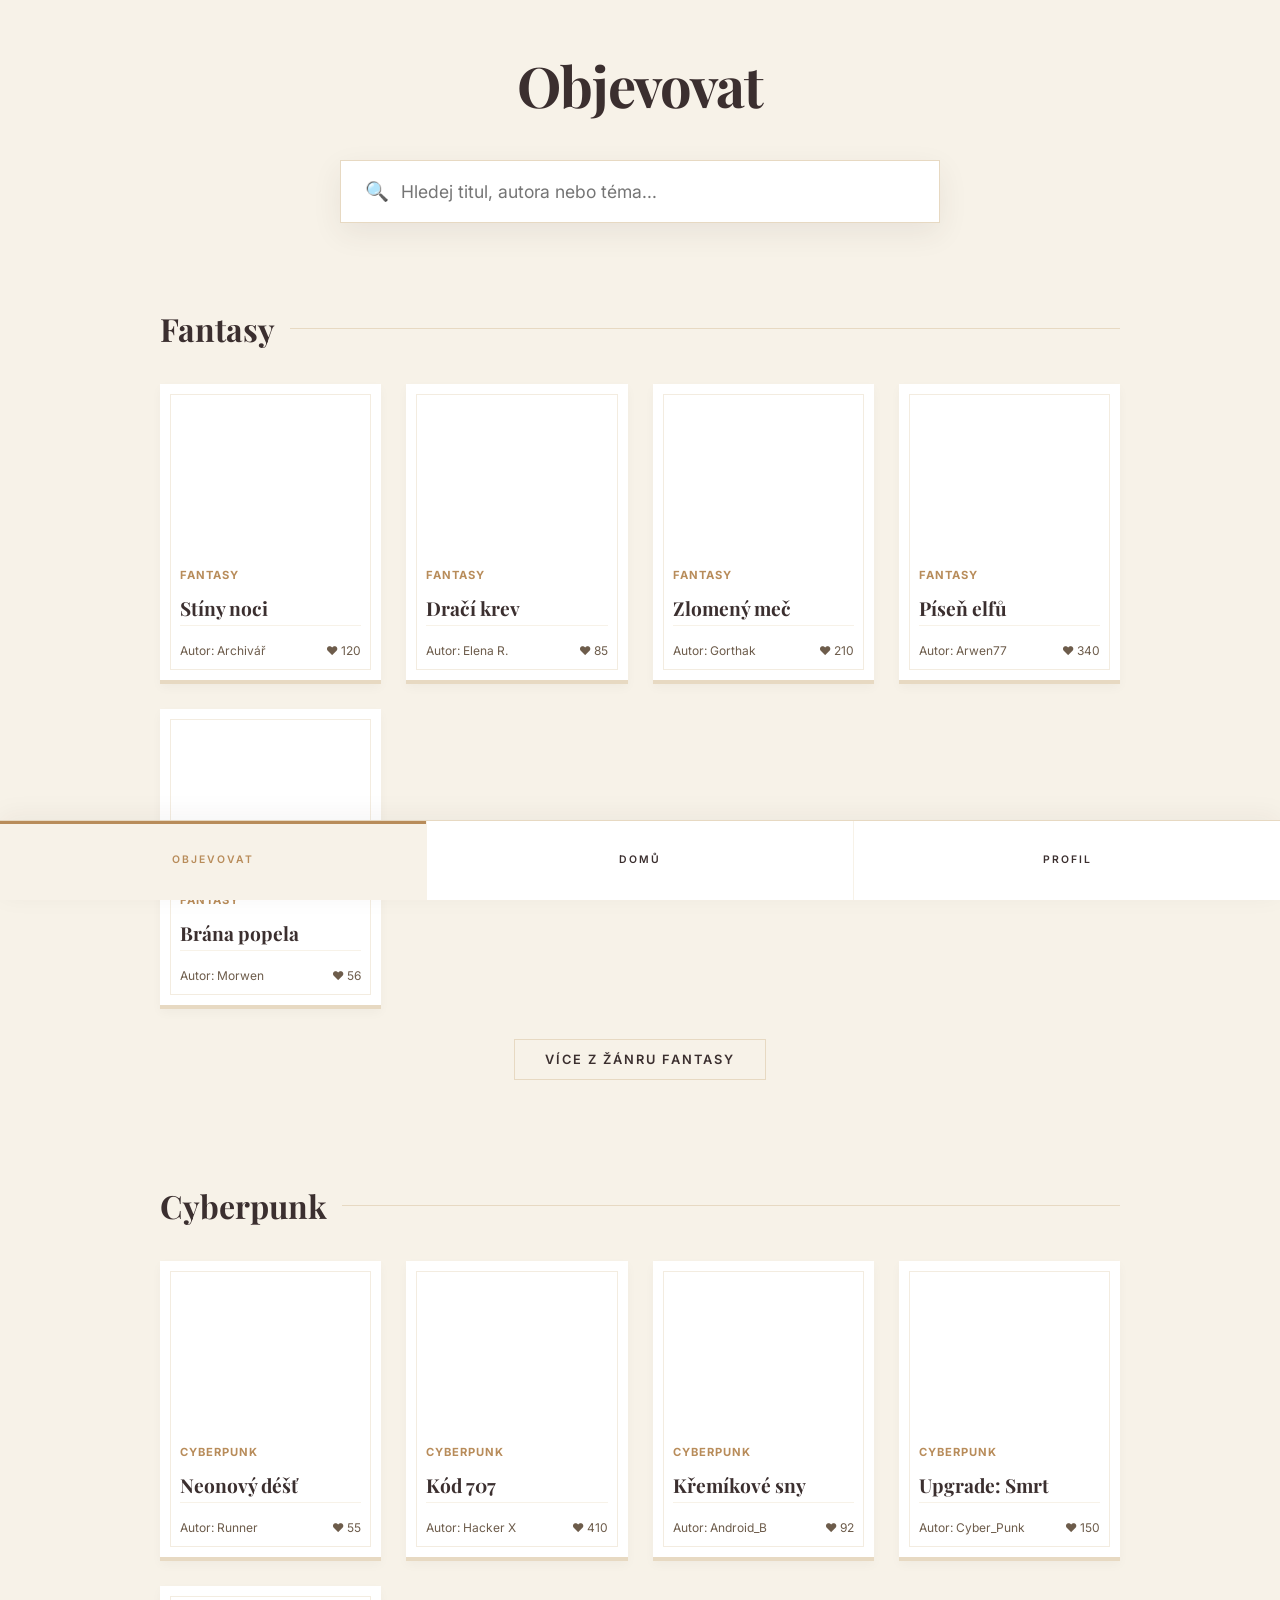
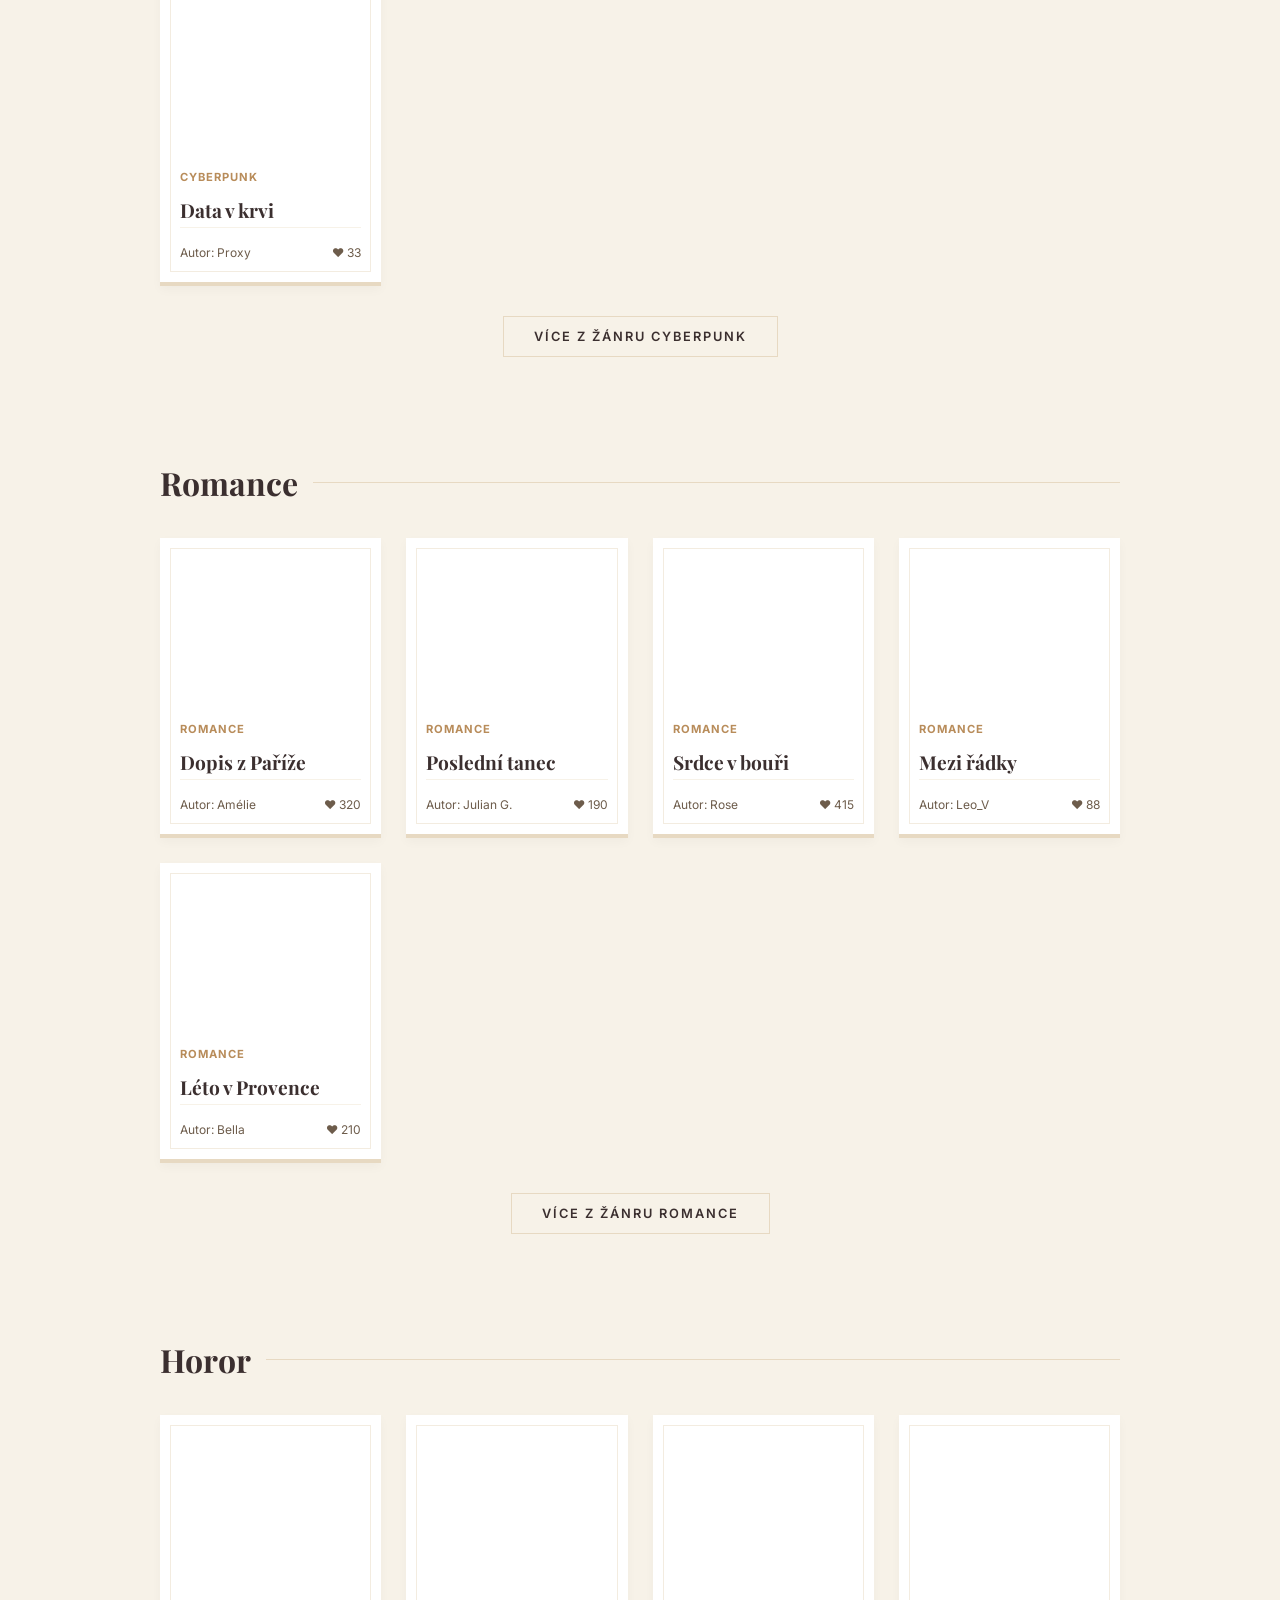
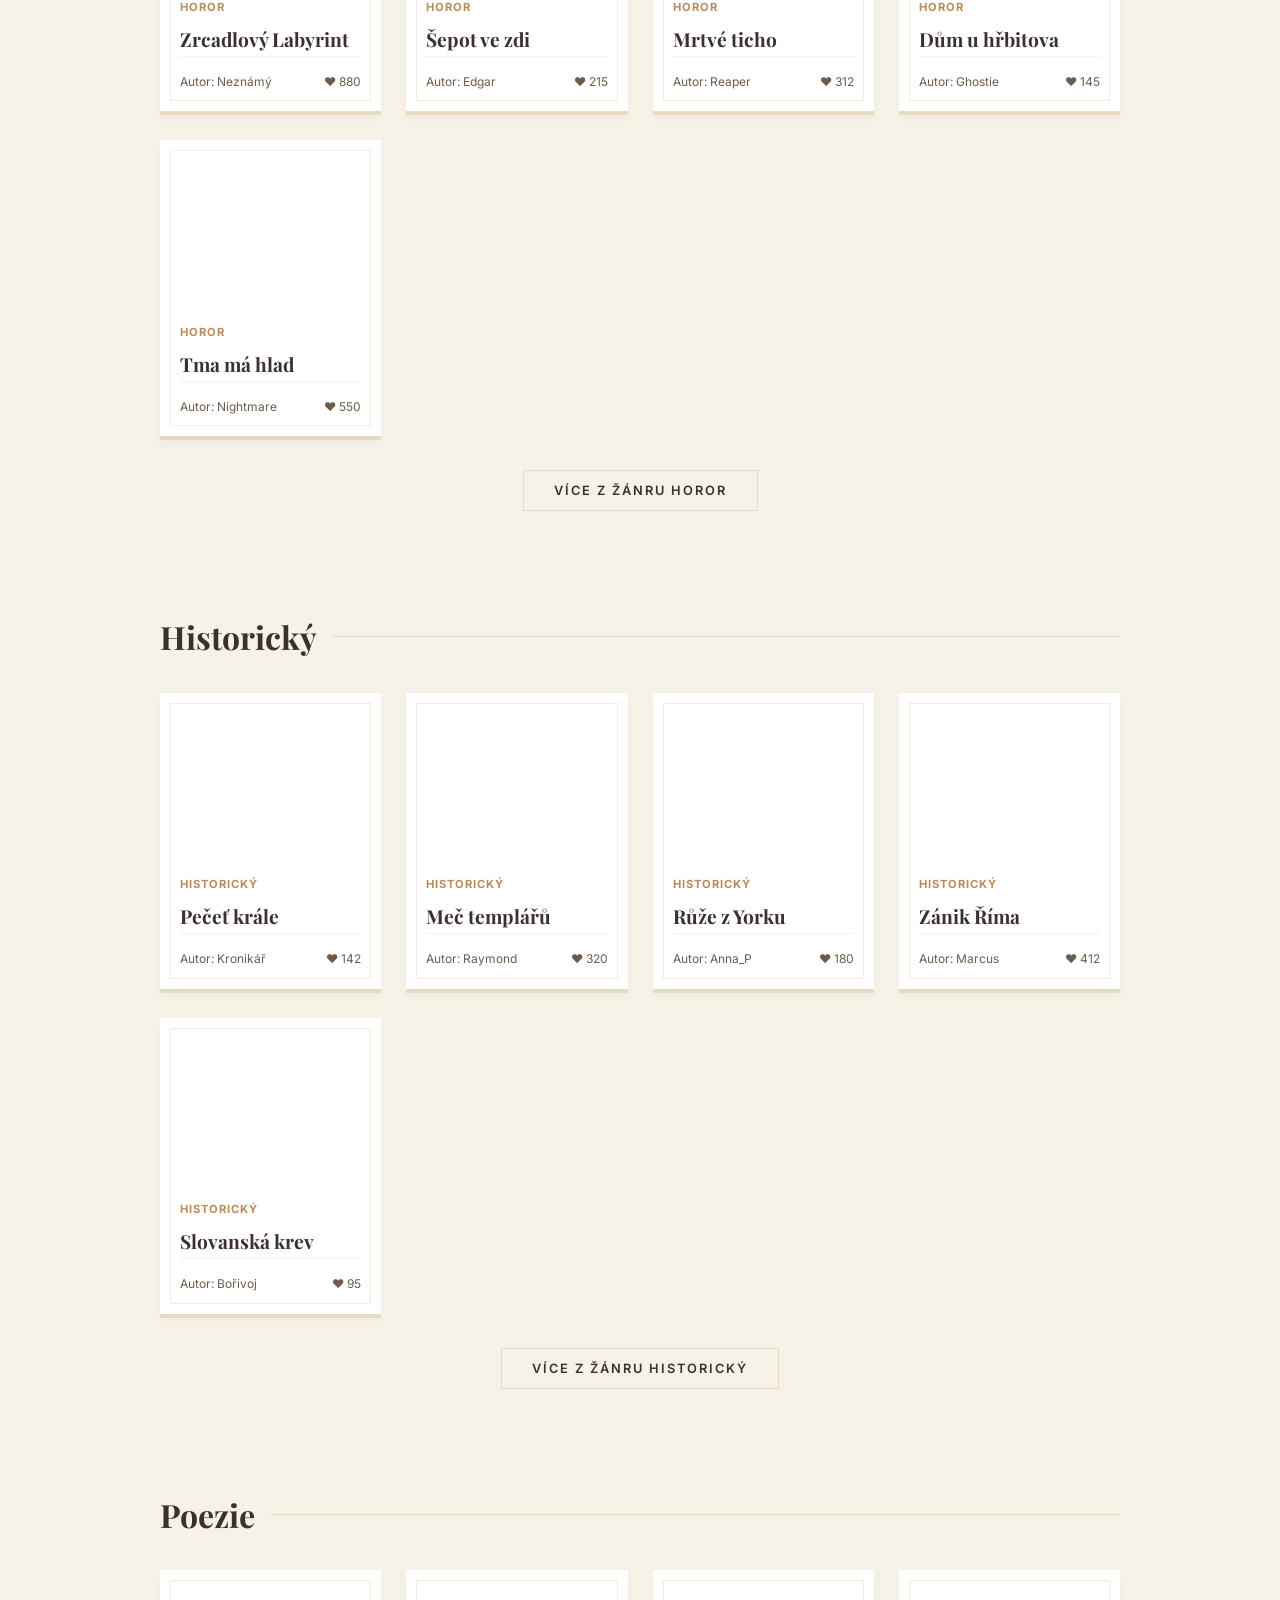
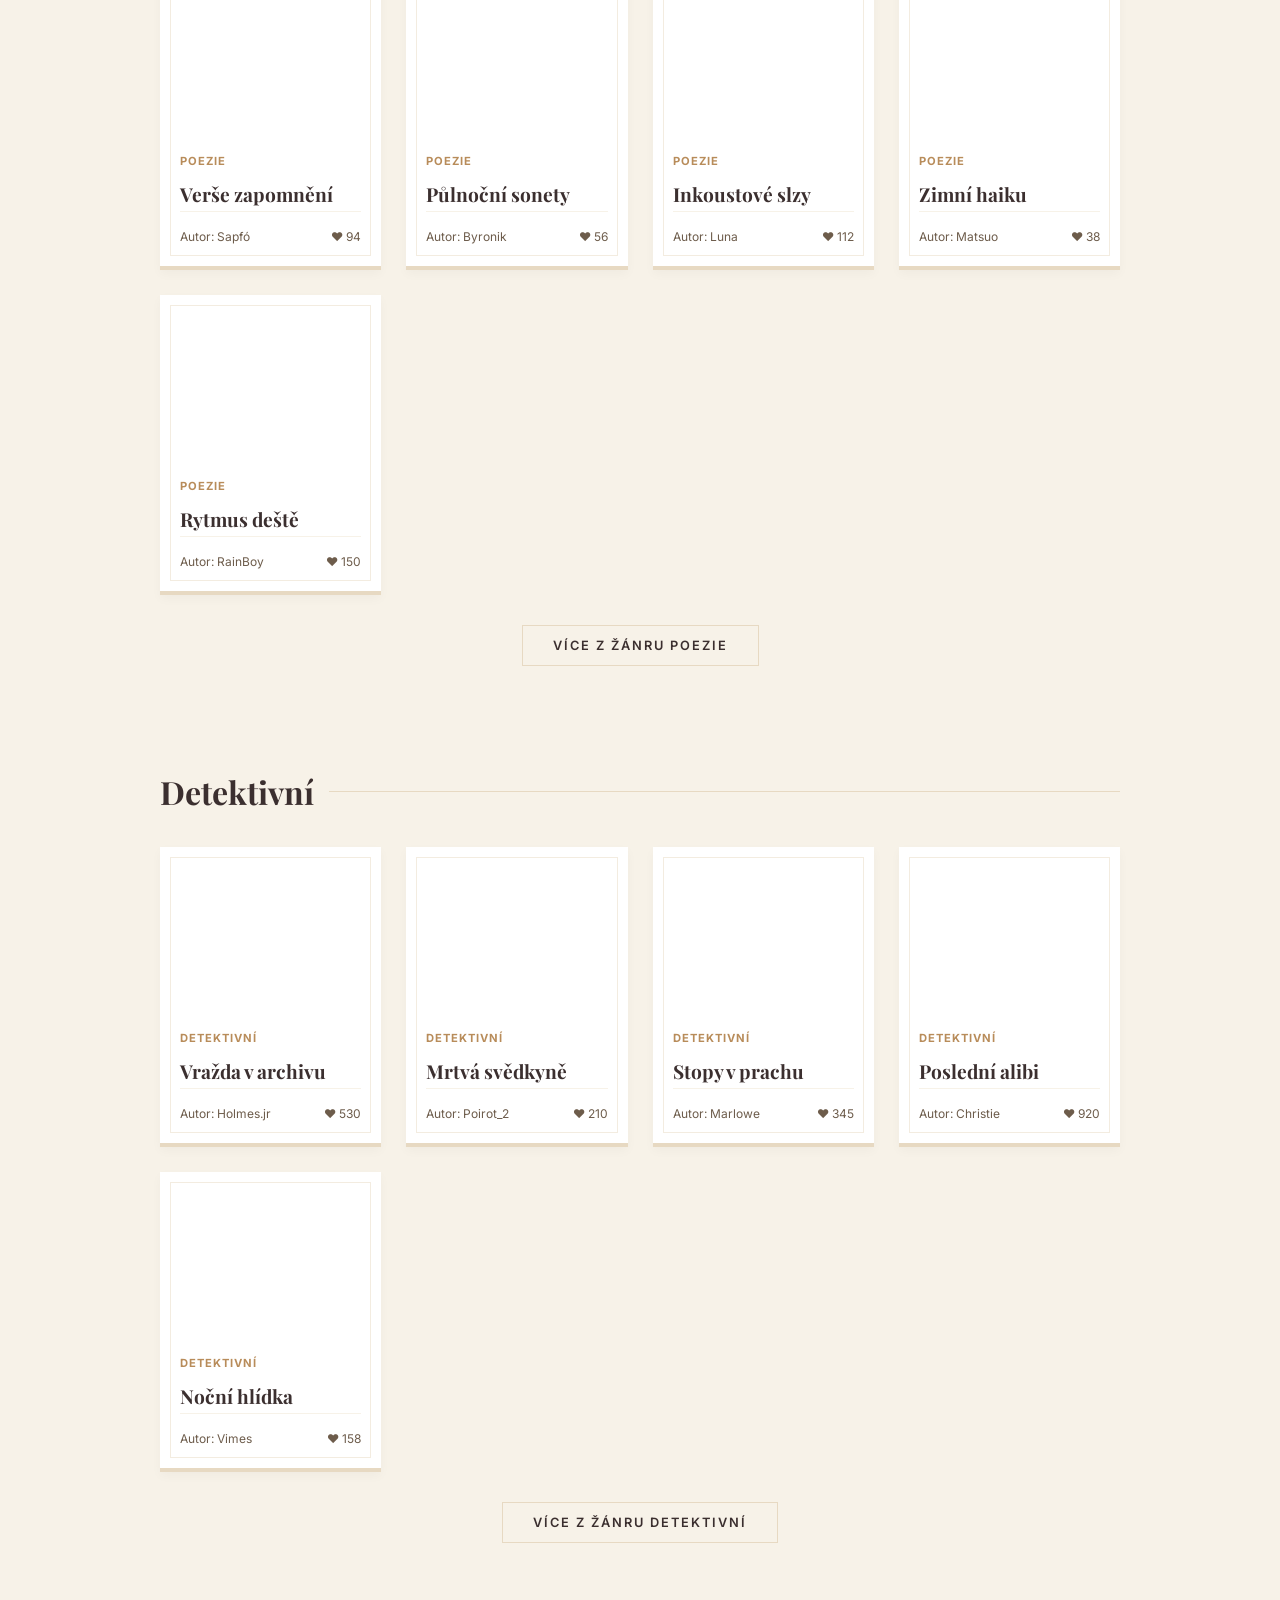
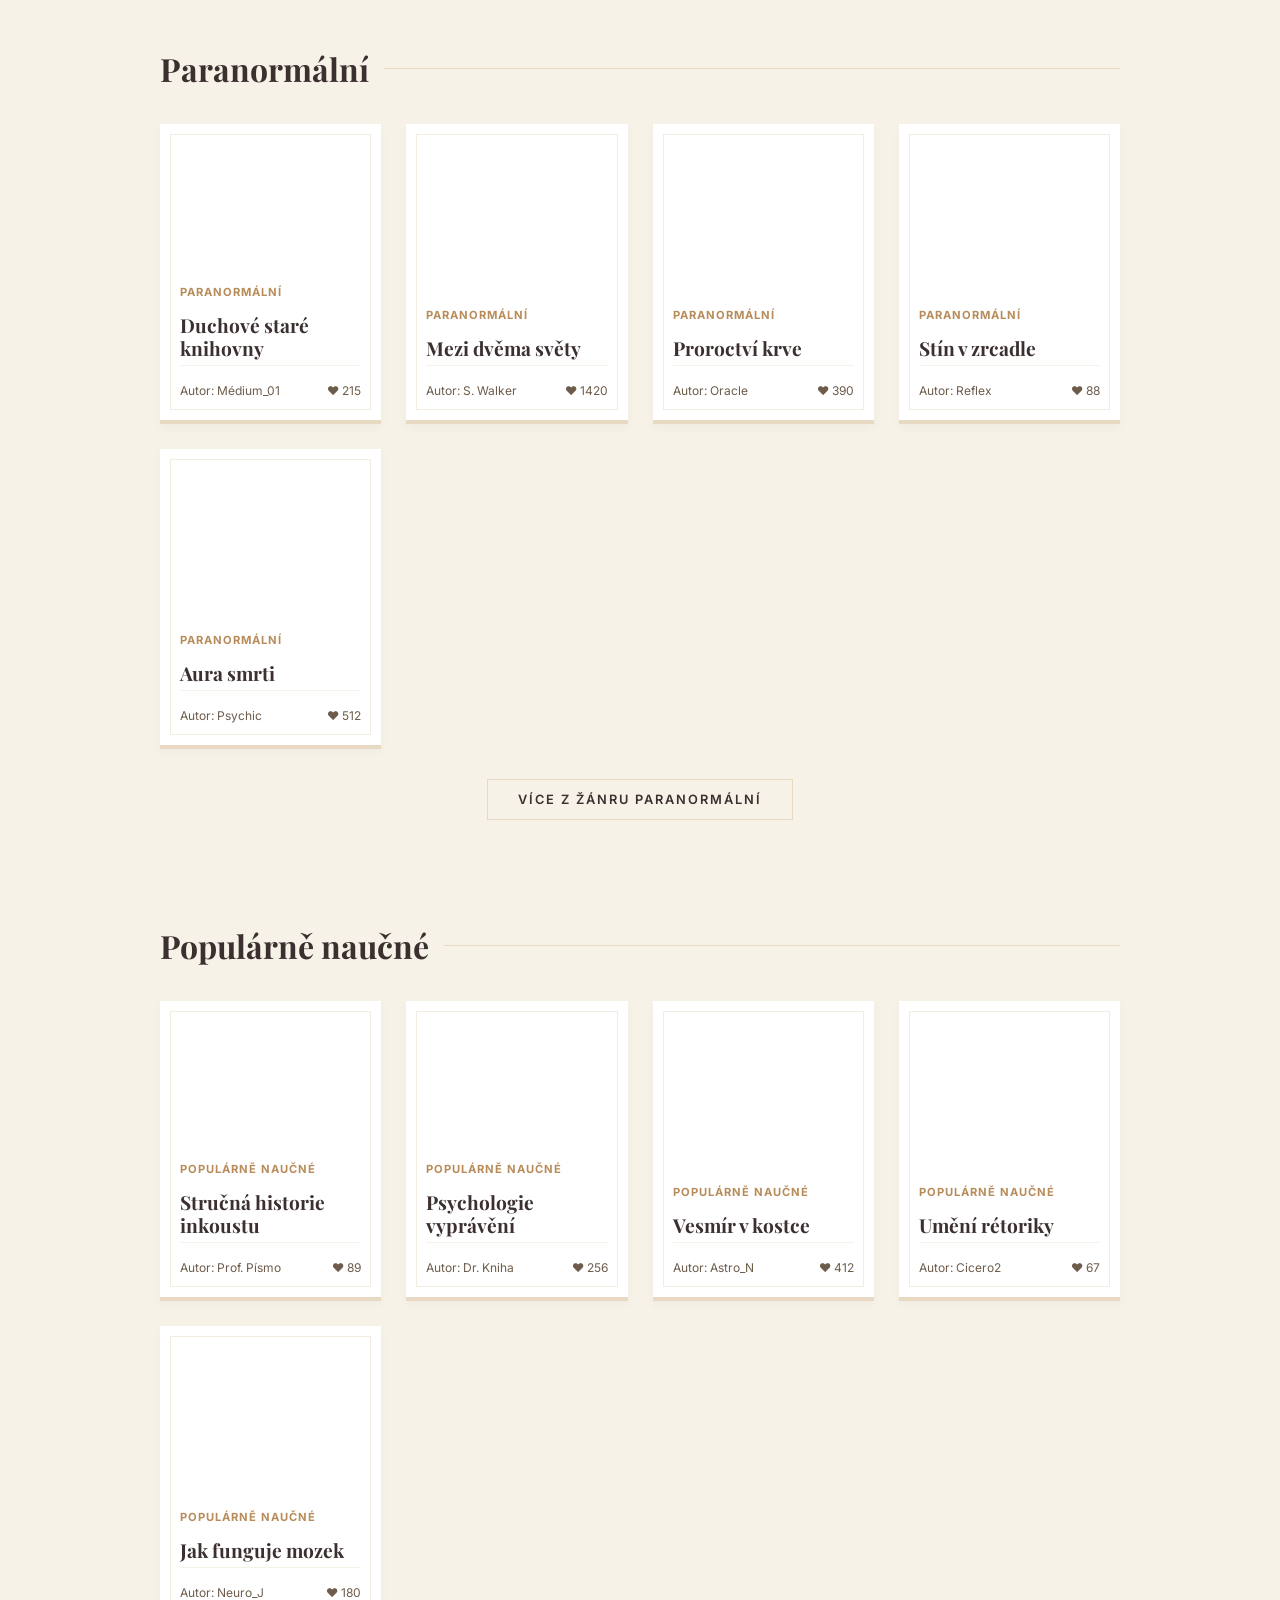
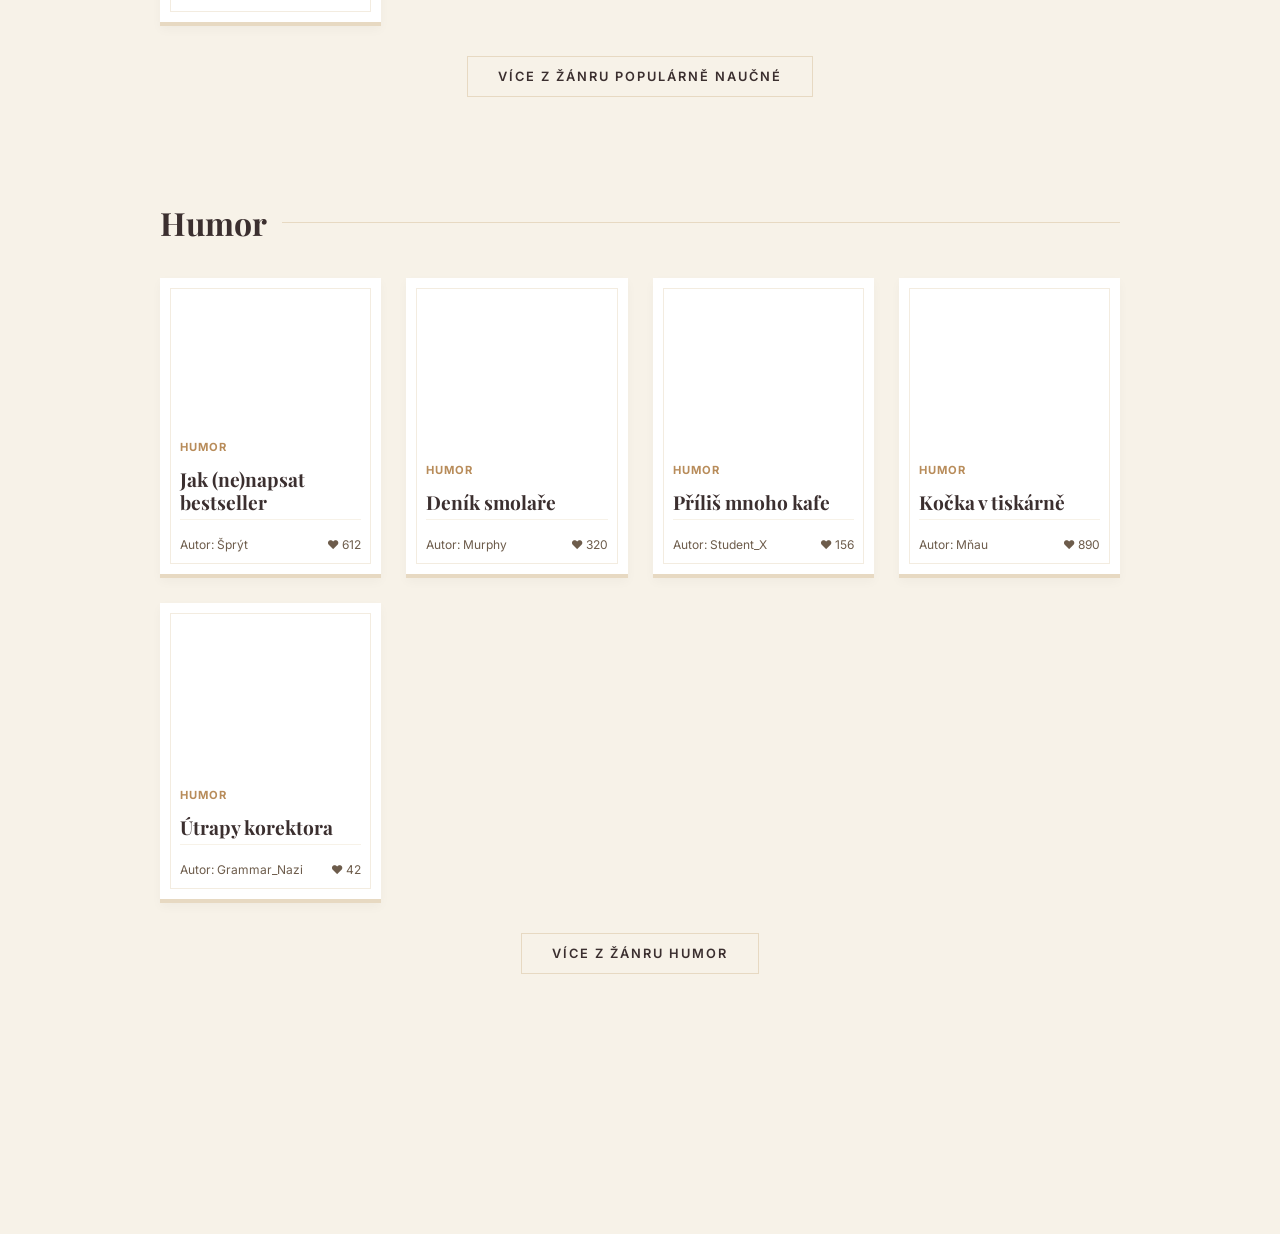
<file: explorev5.html>
<!DOCTYPE html>
<html lang="cs">
<head>
    <meta charset="UTF-8">
    <meta name="viewport" content="width=device-width, initial-scale=1.0">
    <link href="https://fonts.googleapis.com/css2?family=Playfair+Display:ital,wght@0,400;0,700;1,400&family=Inter:wght@300;400;600&display=swap" rel="stylesheet">
    <link rel="stylesheet" href="styles.css">
    <link rel="icon" href="data:image/svg+xml,%3Csvg%20xmlns='http://www.w3.org/2000/svg'%20viewBox='0%200%20100%20100'%3E%3Ctext%20y='.9em'%20font-size='90'%3E✒️%3C/text%3E%3C/svg%3E">
    <title>Objevovat | Ar(t)chive</title>
</head>
<body>

<div class="container">
    <header class="explore-header">
        <h1>Objevovat</h1>
        <div class="search-container">
            <span class="search-icon" aria-hidden="true">🔍</span>
            <input type="search" id="searchInput" class="search-input" placeholder="Hledej titul, autora nebo téma..." aria-label="Hledej v archivu">
        </div>
    </header>

    <section class="genre-section">
        <h2 class="genre-title">Fantasy</h2>
        <div class="manuscript-grid">
            <div class="book-card" onclick="openBook('Stíny noci', 'Archivář', 'Fantasy', 'Příběh o prastarých stínech, které se probouzejí v temných koutech paměti světa...')"><div><span class="book-meta">Fantasy</span><h3 class="book-title serif">Stíny noci</h3></div><div class="book-footer"><span>Autor: Archivář</span><div class="kudos">❤️ 120</div></div></div>
            <div class="book-card" onclick="openBook('Dračí krev', 'Elena R.', 'Fantasy', 'Krev draků koluje v žilách zapomenutých králů. Epické dobrodružství začíná.')"><div><span class="book-meta">Fantasy</span><h3 class="book-title serif">Dračí krev</h3></div><div class="book-footer"><span>Autor: Elena R.</span><div class="kudos">❤️ 85</div></div></div>
            <div class="book-card" onclick="openBook('Zlomený meč', 'Gorthak', 'Fantasy', 'Když padne poslední bašta lidí, zbývá jen zrezivělá čepel a naděje.')"><div><span class="book-meta">Fantasy</span><h3 class="book-title serif">Zlomený meč</h3></div><div class="book-footer"><span>Autor: Gorthak</span><div class="kudos">❤️ 210</div></div></div>
            <div class="book-card" onclick="openBook('Píseň elfů', 'Arwen77', 'Fantasy', 'Melodie, která dokáže vyléčit zemi, nebo ji naopak uvrhnout do věčného spánku.')"><div><span class="book-meta">Fantasy</span><h3 class="book-title serif">Píseň elfů</h3></div><div class="book-footer"><span>Autor: Arwen77</span><div class="kudos">❤️ 340</div></div></div>
            <div class="book-card" onclick="openBook('Brána popela', 'Morwen', 'Fantasy', 'Průchod do podsvětí je otevřen. Jen málokdo najde cestu zpět.')"><div><span class="book-meta">Fantasy</span><h3 class="book-title serif">Brána popela</h3></div><div class="book-footer"><span>Autor: Morwen</span><div class="kudos">❤️ 56</div></div></div>
        </div>
        <div class="show-more-container"><button class="btn-more">Více z žánru Fantasy</button></div>
    </section>

    <section class="genre-section">
        <h2 class="genre-title">Cyberpunk</h2>
        <div class="manuscript-grid">
            <div class="book-card" onclick="openBook('Neonový déšť', 'Runner', 'Cyberpunk', 'Kyselý déšť smývá krev z kybernetických implantátů v hlubinách Neo-Prahy.')"><div><span class="book-meta">Cyberpunk</span><h3 class="book-title serif">Neonový déšť</h3></div><div class="book-footer"><span>Autor: Runner</span><div class="kudos">❤️ 55</div></div></div>
            <div class="book-card" onclick="openBook('Kód 707', 'Hacker X', 'Cyberpunk', 'Jediný řádek kódu, který může svrhnout megakorporaci. Odpočítávání začalo.')"><div><span class="book-meta">Cyberpunk</span><h3 class="book-title serif">Kód 707</h3></div><div class="book-footer"><span>Autor: Hacker X</span><div class="kudos">❤️ 410</div></div></div>
            <div class="book-card" onclick="openBook('Křemíkové sny', 'Android_B', 'Cyberpunk', 'Sní androidi o svobodě, nebo jen opakují naprogramované smyčky?')"><div><span class="book-meta">Cyberpunk</span><h3 class="book-title serif">Křemíkové sny</h3></div><div class="book-footer"><span>Autor: Android_B</span><div class="kudos">❤️ 92</div></div></div>
            <div class="book-card" onclick="openBook('Upgrade: Smrt', 'Cyber_Punk', 'Cyberpunk', 'Když se nelegální vylepšení těla zvrtne v boj o holé přežití.')"><div><span class="book-meta">Cyberpunk</span><h3 class="book-title serif">Upgrade: Smrt</h3></div><div class="book-footer"><span>Autor: Cyber_Punk</span><div class="kudos">❤️ 150</div></div></div>
            <div class="book-card" onclick="openBook('Data v krvi', 'Proxy', 'Cyberpunk', 'Pašování dat v genetickém kódu je nebezpečné řemeslo. Zvlášť když vás sledují.')"><div><span class="book-meta">Cyberpunk</span><h3 class="book-title serif">Data v krvi</h3></div><div class="book-footer"><span>Autor: Proxy</span><div class="kudos">❤️ 33</div></div></div>
        </div>
        <div class="show-more-container"><button class="btn-more">Více z žánru Cyberpunk</button></div>
    </section>

    <section class="genre-section">
        <h2 class="genre-title">Romance</h2>
        <div class="manuscript-grid">
            <div class="book-card" onclick="openBook('Dopis z Paříže', 'Amélie', 'Romance', 'Ztracená obálka nalezená po padesáti letech odhaluje tajemství zakázané lásky.')"><div><span class="book-meta">Romance</span><h3 class="book-title serif">Dopis z Paříže</h3></div><div class="book-footer"><span>Autor: Amélie</span><div class="kudos">❤️ 320</div></div></div>
            <div class="book-card" onclick="openBook('Poslední tanec', 'Julian G.', 'Romance', 'Na parketu plném cizinců se jejich oči setkaly naposledy.')"><div><span class="book-meta">Romance</span><h3 class="book-title serif">Poslední tanec</h3></div><div class="book-footer"><span>Autor: Julian G.</span><div class="kudos">❤️ 190</div></div></div>
            <div class="book-card" onclick="openBook('Srdce v bouři', 'Rose', 'Romance', 'Láska, která přišla nečekaně jako letní bouře, a zanechala po sobě spoušť.')"><div><span class="book-meta">Romance</span><h3 class="book-title serif">Srdce v bouři</h3></div><div class="book-footer"><span>Autor: Rose</span><div class="kudos">❤️ 415</div></div></div>
            <div class="book-card" onclick="openBook('Mezi řádky', 'Leo_V', 'Romance', 'Dva spisovatelé, kteří spolu komunikují pouze skrze věnování ve svých knihách.')"><div><span class="book-meta">Romance</span><h3 class="book-title serif">Mezi řádky</h3></div><div class="book-footer"><span>Autor: Leo_V</span><div class="kudos">❤️ 88</div></div></div>
            <div class="book-card" onclick="openBook('Léto v Provence', 'Bella', 'Romance', 'Vůně levandule, sklenka vína a setkání, které změní celý její život.')"><div><span class="book-meta">Romance</span><h3 class="book-title serif">Léto v Provence</h3></div><div class="book-footer"><span>Autor: Bella</span><div class="kudos">❤️ 210</div></div></div>
        </div>
        <div class="show-more-container"><button class="btn-more">Více z žánru Romance</button></div>
    </section>

    <section class="genre-section">
        <h2 class="genre-title">Horor</h2>
        <div class="manuscript-grid">
            <div class="book-card" onclick="openBook('Zrcadlový Labyrint', 'Neznámý', 'Horor', 'Tvůj vlastní odraz v zrcadle se usmál. Ty jsi se ale neusmíval.')"><div><span class="book-meta">Horor</span><h3 class="book-title serif">Zrcadlový Labyrint</h3></div><div class="book-footer"><span>Autor: Neznámý</span><div class="kudos">❤️ 880</div></div></div>
            <div class="book-card" onclick="openBook('Šepot ve zdi', 'Edgar', 'Horor', 'Ten zvuk neustává ani po půlnoci. Škrábání zevnitř omítky se přibližuje k posteli.')"><div><span class="book-meta">Horor</span><h3 class="book-title serif">Šepot ve zdi</h3></div><div class="book-footer"><span>Autor: Edgar</span><div class="kudos">❤️ 215</div></div></div>
            <div class="book-card" onclick="openBook('Mrtvé ticho', 'Reaper', 'Horor', 'Nejhorší není to, když slyšíte kroky. Nejhorší je, když všechno utichne.')"><div><span class="book-meta">Horor</span><h3 class="book-title serif">Mrtvé ticho</h3></div><div class="book-footer"><span>Autor: Reaper</span><div class="kudos">❤️ 312</div></div></div>
            <div class="book-card" onclick="openBook('Dům u hřbitova', 'Ghostie', 'Horor', 'Okna starého domu se dívají přímo na hroby. A hroby se dívají zpátky.')"><div><span class="book-meta">Horor</span><h3 class="book-title serif">Dům u hřbitova</h3></div><div class="book-footer"><span>Autor: Ghostie</span><div class="kudos">❤️ 145</div></div></div>
            <div class="book-card" onclick="openBook('Tma má hlad', 'Nightmare', 'Horor', 'Nezhasínej svíčku. Jakmile zbyde jen tma, ucítíš její chladné sevření.')"><div><span class="book-meta">Horor</span><h3 class="book-title serif">Tma má hlad</h3></div><div class="book-footer"><span>Autor: Nightmare</span><div class="kudos">❤️ 550</div></div></div>
        </div>
        <div class="show-more-container"><button class="btn-more">Více z žánru Horor</button></div>
    </section>

    <section class="genre-section">
        <h2 class="genre-title">Historický</h2>
        <div class="manuscript-grid">
            <div class="book-card" onclick="openBook('Pečeť krále', 'Kronikář', 'Historický', 'Ztracená listina Karla IV., která mohla přepsat dějiny střední Evropy.')"><div><span class="book-meta">Historický</span><h3 class="book-title serif">Pečeť krále</h3></div><div class="book-footer"><span>Autor: Kronikář</span><div class="kudos">❤️ 142</div></div></div>
            <div class="book-card" onclick="openBook('Meč templářů', 'Raymond', 'Historický', 'Tajemství ukryté pod podlahou jeruzalémského chrámu po staletí.')"><div><span class="book-meta">Historický</span><h3 class="book-title serif">Meč templářů</h3></div><div class="book-footer"><span>Autor: Raymond</span><div class="kudos">❤️ 320</div></div></div>
            <div class="book-card" onclick="openBook('Růže z Yorku', 'Anna_P', 'Historický', 'Intriky a zrady na anglickém dvoře během Války růží.')"><div><span class="book-meta">Historický</span><h3 class="book-title serif">Růže z Yorku</h3></div><div class="book-footer"><span>Autor: Anna_P</span><div class="kudos">❤️ 180</div></div></div>
            <div class="book-card" onclick="openBook('Zánik Říma', 'Marcus', 'Historický', 'Pohled na poslední dny kdysi neporazitelné říše skrze oči řadového legionáře.')"><div><span class="book-meta">Historický</span><h3 class="book-title serif">Zánik Říma</h3></div><div class="book-footer"><span>Autor: Marcus</span><div class="kudos">❤️ 412</div></div></div>
            <div class="book-card" onclick="openBook('Slovanská krev', 'Bořivoj', 'Historický', 'První pohanské kmeny bojující o své místo v hlubokých pohraničních hvozdech.')"><div><span class="book-meta">Historický</span><h3 class="book-title serif">Slovanská krev</h3></div><div class="book-footer"><span>Autor: Bořivoj</span><div class="kudos">❤️ 95</div></div></div>
        </div>
        <div class="show-more-container"><button class="btn-more">Více z žánru Historický</button></div>
    </section>

    <section class="genre-section">
        <h2 class="genre-title">Poezie</h2>
        <div class="manuscript-grid">
            <div class="book-card" onclick="openBook('Verše zapomnění', 'Sapfó', 'Poezie', 'Křehké básně o pomíjivosti času a nevyslyšených prosbách k měsíci.')"><div><span class="book-meta">Poezie</span><h3 class="book-title serif">Verše zapomnění</h3></div><div class="book-footer"><span>Autor: Sapfó</span><div class="kudos">❤️ 94</div></div></div>
            <div class="book-card" onclick="openBook('Půlnoční sonety', 'Byronik', 'Poezie', 'Temná romantická poezie oslavující melancholii a krásu noční oblohy.')"><div><span class="book-meta">Poezie</span><h3 class="book-title serif">Půlnoční sonety</h3></div><div class="book-footer"><span>Autor: Byronik</span><div class="kudos">❤️ 56</div></div></div>
            <div class="book-card" onclick="openBook('Inkoustové slzy', 'Luna', 'Poezie', 'Sbírka moderních básní o životě ve velkoměstě a hledání smyslu.')"><div><span class="book-meta">Poezie</span><h3 class="book-title serif">Inkoustové slzy</h3></div><div class="book-footer"><span>Autor: Luna</span><div class="kudos">❤️ 112</div></div></div>
            <div class="book-card" onclick="openBook('Zimní haiku', 'Matsuo', 'Poezie', 'Tradiční japonské tříverší zachycující prchavé okamžiky mrazivé přírody.')"><div><span class="book-meta">Poezie</span><h3 class="book-title serif">Zimní haiku</h3></div><div class="book-footer"><span>Autor: Matsuo</span><div class="kudos">❤️ 38</div></div></div>
            <div class="book-card" onclick="openBook('Rytmus deště', 'RainBoy', 'Poezie', 'Melodické básně psané v kavárnách za šumění kapek dopadajících na sklo.')"><div><span class="book-meta">Poezie</span><h3 class="book-title serif">Rytmus deště</h3></div><div class="book-footer"><span>Autor: RainBoy</span><div class="kudos">❤️ 150</div></div></div>
        </div>
        <div class="show-more-container"><button class="btn-more">Více z žánru Poezie</button></div>
    </section>

    <section class="genre-section">
        <h2 class="genre-title">Detektivní</h2>
        <div class="manuscript-grid">
            <div class="book-card" onclick="openBook('Vražda v archivu', 'Holmes.jr', 'Detektivní', 'Tělo nalezené v zamčené studovně. Jedinou stopou je rozevřená stará kronika.')"><div><span class="book-meta">Detektivní</span><h3 class="book-title serif">Vražda v archivu</h3></div><div class="book-footer"><span>Autor: Holmes.jr</span><div class="kudos">❤️ 530</div></div></div>
            <div class="book-card" onclick="openBook('Mrtvá svědkyně', 'Poirot_2', 'Detektivní', 'Zanechala po sobě jen rozbité hodinky a nahrávku, která nedává smysl.')"><div><span class="book-meta">Detektivní</span><h3 class="book-title serif">Mrtvá svědkyně</h3></div><div class="book-footer"><span>Autor: Poirot_2</span><div class="kudos">❤️ 210</div></div></div>
            <div class="book-card" onclick="openBook('Stopy v prachu', 'Marlowe', 'Detektivní', 'V tomhle městě nikdo nemluví pravdu. Detektiv má jen 24 hodin na vyřešení případu.')"><div><span class="book-meta">Detektivní</span><h3 class="book-title serif">Stopy v prachu</h3></div><div class="book-footer"><span>Autor: Marlowe</span><div class="kudos">❤️ 345</div></div></div>
            <div class="book-card" onclick="openBook('Poslední alibi', 'Christie', 'Detektivní', 'Všichni podezřelí mají neprůstřelné alibi. Přesto jeden z nich lže.')"><div><span class="book-meta">Detektivní</span><h3 class="book-title serif">Poslední alibi</h3></div><div class="book-footer"><span>Autor: Christie</span><div class="kudos">❤️ 920</div></div></div>
            <div class="book-card" onclick="openBook('Noční hlídka', 'Vimes', 'Detektivní', 'Když se v ulicích objeví stvůra, stará garda musí vyrazit do deště.')"><div><span class="book-meta">Detektivní</span><h3 class="book-title serif">Noční hlídka</h3></div><div class="book-footer"><span>Autor: Vimes</span><div class="kudos">❤️ 158</div></div></div>
        </div>
        <div class="show-more-container"><button class="btn-more">Více z žánru Detektivní</button></div>
    </section>

    <section class="genre-section">
        <h2 class="genre-title">Paranormální</h2>
        <div class="manuscript-grid">
            <div class="book-card" onclick="openBook('Duchové staré knihovny', 'Médium_01', 'Paranormální', 'Některé knihy by se neměly otevírat nahlas. Přivolávají ty, co už odešli.')"><div><span class="book-meta">Paranormální</span><h3 class="book-title serif">Duchové staré knihovny</h3></div><div class="book-footer"><span>Autor: Médium_01</span><div class="kudos">❤️ 215</div></div></div>
            <div class="book-card" onclick="openBook('Mezi dvěma světy', 'S. Walker', 'Paranormální', 'Hranice mezi realitou a astrálem je tenká jako lidský dech.')"><div><span class="book-meta">Paranormální</span><h3 class="book-title serif">Mezi dvěma světy</h3></div><div class="book-footer"><span>Autor: S. Walker</span><div class="kudos">❤️ 1420</div></div></div>
            <div class="book-card" onclick="openBook('Proroctví krve', 'Oracle', 'Paranormální', 'Starodávná věštba se začíná naplňovat. První znamení se objevila na obloze.')"><div><span class="book-meta">Paranormální</span><h3 class="book-title serif">Proroctví krve</h3></div><div class="book-footer"><span>Autor: Oracle</span><div class="kudos">❤️ 390</div></div></div>
            <div class="book-card" onclick="openBook('Stín v zrcadle', 'Reflex', 'Paranormální', 'Když se podíváte do zrcadla, co když to, co vidíte, není váš odraz?')"><div><span class="book-meta">Paranormální</span><h3 class="book-title serif">Stín v zrcadle</h3></div><div class="book-footer"><span>Autor: Reflex</span><div class="kudos">❤️ 88</div></div></div>
            <div class="book-card" onclick="openBook('Aura smrti', 'Psychic', 'Paranormální', 'Schopnost vidět zbývající čas lidského života se může stát prokletím.')"><div><span class="book-meta">Paranormální</span><h3 class="book-title serif">Aura smrti</h3></div><div class="book-footer"><span>Autor: Psychic</span><div class="kudos">❤️ 512</div></div></div>
        </div>
        <div class="show-more-container"><button class="btn-more">Více z žánru Paranormální</button></div>
    </section>

    <section class="genre-section">
        <h2 class="genre-title">Populárně naučné</h2>
        <div class="manuscript-grid">
            <div class="book-card" onclick="openBook('Stručná historie inkoustu', 'Prof. Písmo', 'Populárně naučné', 'Jak chemické složení inkoustu ovlivnilo uchování klíčových historických smluv.')"><div><span class="book-meta">Populárně naučné</span><h3 class="book-title serif">Stručná historie inkoustu</h3></div><div class="book-footer"><span>Autor: Prof. Písmo</span><div class="kudos">❤️ 89</div></div></div>
            <div class="book-card" onclick="openBook('Psychologie vyprávění', 'Dr. Kniha', 'Populárně naučné', 'Proč lidský mozek miluje příběhy a jak struktura vyprávění ovlivňuje emoce.')"><div><span class="book-meta">Populárně naučné</span><h3 class="book-title serif">Psychologie vyprávění</h3></div><div class="book-footer"><span>Autor: Dr. Kniha</span><div class="kudos">❤️ 256</div></div></div>
            <div class="book-card" onclick="openBook('Vesmír v kostce', 'Astro_N', 'Populárně naučné', 'Srozumitelný průvodce kvantovou fyzikou a záhadami černých děr.')"><div><span class="book-meta">Populárně naučné</span><h3 class="book-title serif">Vesmír v kostce</h3></div><div class="book-footer"><span>Autor: Astro_N</span><div class="kudos">❤️ 412</div></div></div>
            <div class="book-card" onclick="openBook('Umění rétoriky', 'Cicero2', 'Populárně naučné', 'Základní techniky mluveného slova, které fungovaly v antickém Římě i dnes.')"><div><span class="book-meta">Populárně naučné</span><h3 class="book-title serif">Umění rétoriky</h3></div><div class="book-footer"><span>Autor: Cicero2</span><div class="kudos">❤️ 67</div></div></div>
            <div class="book-card" onclick="openBook('Jak funguje mozek', 'Neuro_J', 'Populárně naučné', 'Fascinující pohled do zákulisí synapsí, paměti a neuroplasticity.')"><div><span class="book-meta">Populárně naučné</span><h3 class="book-title serif">Jak funguje mozek</h3></div><div class="book-footer"><span>Autor: Neuro_J</span><div class="kudos">❤️ 180</div></div></div>
        </div>
        <div class="show-more-container"><button class="btn-more">Více z žánru Populárně naučné</button></div>
    </section>

    <section class="genre-section">
        <h2 class="genre-title">Humor</h2>
        <div class="manuscript-grid">
            <div class="book-card" onclick="openBook('Jak (ne)napsat bestseller', 'Šprýt', 'Humor', 'Sarkastický návod pro začínající autory, jak úspěšně naštvat každého nakladatele.')"><div><span class="book-meta">Humor</span><h3 class="book-title serif">Jak (ne)napsat bestseller</h3></div><div class="book-footer"><span>Autor: Šprýt</span><div class="kudos">❤️ 612</div></div></div>
            <div class="book-card" onclick="openBook('Deník smolaře', 'Murphy', 'Humor', 'Když se může něco pokazit, pokazí se to hned první kapitole.')"><div><span class="book-meta">Humor</span><h3 class="book-title serif">Deník smolaře</h3></div><div class="book-footer"><span>Autor: Murphy</span><div class="kudos">❤️ 320</div></div></div>
            <div class="book-card" onclick="openBook('Příliš mnoho kafe', 'Student_X', 'Humor', 'Sonda do života studenta, který se pokouší přežít zkouškové období v kofeinu.')"><div><span class="book-meta">Humor</span><h3 class="book-title serif">Příliš mnoho kafe</h3></div><div class="book-footer"><span>Autor: Student_X</span><div class="kudos">❤️ 156</div></div></div>
            <div class="book-card" onclick="openBook('Kočka v tiskárně', 'Mňau', 'Humor', 'Co se stane, když necháte zvířecího mazlíčka o samotě v redakci novin.')"><div><span class="book-meta">Humor</span><h3 class="book-title serif">Kočka v tiskárně</h3></div><div class="book-footer"><span>Autor: Mňau</span><div class="kudos">❤️ 890</div></div></div>
            <div class="book-card" onclick="openBook('Útrapy korektora', 'Grammar_Nazi', 'Humor', 'Příběh muže, který ztrácí příčetnost nad chybějícími čárkami v souvětích.')"><div><span class="book-meta">Humor</span><h3 class="book-title serif">Útrapy korektora</h3></div><div class="book-footer"><span>Autor: Grammar_Nazi</span><div class="kudos">❤️ 42</div></div></div>
        </div>
        <div class="show-more-container"><button class="btn-more">Více z žánru Humor</button></div>
    </section>
</div>

<div id="readBookModal" class="modal-overlay" role="dialog" aria-modal="true">
    <div class="modal-content">
        <h2 class="serif" id="modalBookTitle">Název</h2>
        <p id="modalBookMeta" style="color: var(--gold-accent); text-transform: uppercase; font-size: 0.8rem; letter-spacing: 1px; margin-bottom: 15px; font-weight: bold;"></p>
        <div id="modalBookBody" class="modal-view-text">Text příběhu...</div>
        <button onclick="closeBookModal()" class="btn-close-modal">Zavřít</button>
    </div>
</div>

<nav class="bottom-nav" aria-label="Hlavní navigace">
    <a href="explorev5.html" class="nav-item active" aria-current="page">
        
        <span class="nav-label">Objevovat</span>
    </a>
    <a href="index.html" class="nav-item">
        
        <span class="nav-label">Domů</span>
    </a>
    <a href="accountv5.html" class="nav-item">
        
        <span class="nav-label">Profil</span>
    </a>
</nav>

<script>
    // a) Funkce pro dynamické vyhledávání v reálném čase
    const searchInput = document.getElementById('searchInput');
    const genreSections = document.querySelectorAll('.genre-section');

    searchInput.addEventListener('input', function(e) {
        const query = e.target.value.toLowerCase().trim();

        genreSections.forEach(section => {
            const cards = section.querySelectorAll('.book-card');
            let visibleCardsCount = 0;

            cards.forEach(card => {
                const title = card.querySelector('.book-title').textContent.toLowerCase();
                const meta = card.querySelector('.book-meta').textContent.toLowerCase();
                const author = card.querySelector('.book-footer span').textContent.toLowerCase();
                
                // Kontrola shody v názvu, žánru nebo autorovi
                if (title.includes(query) || meta.includes(query) || author.includes(query)) {
                    card.style.display = 'flex';
                    visibleCardsCount++;
                } else {
                    card.style.display = 'none';
                }
            });

            // Pokud žánr neobsahuje žádnou kartu odpovídající vyhledávání, skryje se celá sekce
            if (visibleCardsCount > 0) {
                section.style.display = 'block';
            } else {
                section.style.display = 'none';
            }
        });
    });

    // a) Funkce pro otevírání a zavírání modálního okna s textem
    const modal = document.getElementById('readBookModal');

    function openBook(title, author, genre, text) {
        document.getElementById('modalBookTitle').textContent = title;
        document.getElementById('modalBookMeta').textContent = `Žánr: ${genre} | Autor: ${author}`;
        document.getElementById('modalBookBody').textContent = text;
        modal.style.display = 'flex';
    }

    function closeBookModal() {
        modal.style.display = 'none';
    }

    modal.addEventListener('click', (e) => { if (e.target === modal) closeBookModal(); });
    document.addEventListener('keydown', (e) => {
        if (e.key === 'Escape' && modal.style.display === 'flex') closeBookModal();
    });
</script>
</body>
</html>
</file>
<file: styles.css>
/* =============================================================
   Ar(t)chive — Shared Styles
   Applies to: index.html, accountv5.html, explorev5.html
   ============================================================= */

/* ─── TOKENS ─── */
:root {
    --paper-bg:   #F7F2E8;
    --ink-dark:   #3B2F2F;
    --gold-accent: #B88C5A;
    --gold-light: #E7D9C2;
    --text-muted: #6D5C4B;
    --white:      #ffffff;
    --shadow:     0 10px 30px rgba(59, 47, 47, 0.08);
    --shadow-lg:  0 20px 60px rgba(59, 47, 47, 0.15);
    --nav-height: 80px;
}

/* ─── RESET ─── */
*, *::before, *::after { box-sizing: border-box; margin: 0; padding: 0; }

/* ─── BASE ─── */
body {
    background-color: var(--paper-bg);
    background-image: url("https://www.transparenttextures.com/patterns/natural-paper.png");
    color: var(--ink-dark);
    font-family: 'Inter', sans-serif;
    line-height: 1.6;
    overflow-x: hidden;
}

h1, h2, h3, .serif { font-family: 'Playfair Display', serif; }

/* ─── INPUTS ─── */
input, select, textarea {
    width: 100%;
    padding: 14px 16px;
    border: 1px solid var(--gold-light);
    background: var(--paper-bg);
    font-family: inherit;
    font-size: 0.95rem;
    outline: none;
    transition: border-color 0.2s, box-shadow 0.2s;
}

input:focus, select:focus, textarea:focus {
    border-color: var(--gold-accent);
    box-shadow: 0 0 0 3px rgba(184, 140, 90, 0.12);
}

/* ─── BUTTONS ─── */
.btn-primary {
    width: 100%;
    padding: 16px;
    background: var(--ink-dark);
    color: var(--white);
    border: none;
    margin: 5px 0;
    text-transform: uppercase;
    letter-spacing: 2px;
    font-size: 0.8rem;
    font-weight: 600;
    cursor: pointer;
    transition: background 0.3s, transform 0.15s;
    font-family: inherit;
}

.btn-primary:hover  { background: var(--gold-accent); }
.btn-primary:active { transform: scale(0.99); }

.btn-secondary {
    width: 100%;
    padding: 14px;
    background: transparent;
    color: var(--text-muted);
    border: 1px solid var(--gold-light);
    margin: 5px 0;
    text-transform: uppercase;
    letter-spacing: 2px;
    font-size: 0.8rem;
    font-weight: 600;
    cursor: pointer;
    transition: border-color 0.3s, color 0.3s;
    font-family: inherit;
}

.btn-secondary:hover {
    border-color: var(--gold-accent);
    color: var(--gold-accent);
}

/* Small action buttons (used in profile header) */
.btn-sm {
    padding: 10px 25px;
    font-size: 0.8rem;
    font-weight: 600;
    text-transform: uppercase;
    letter-spacing: 2px;
    cursor: pointer;
    border: none;
    transition: background 0.3s, transform 0.15s;
    font-family: inherit;
}

.btn-sm:active       { transform: scale(0.98); }
.btn-sm-dark         { background: var(--ink-dark); color: var(--white); }
.btn-sm-dark:hover   { background: var(--gold-accent); }
.btn-sm-gold         { background: var(--gold-accent); color: var(--white); }
.btn-sm-gold:hover   { background: var(--ink-dark); }

/* ─── ERROR MESSAGE ─── */
.error-message {
    color: #c0392b;
    font-size: 0.8rem;
    margin-top: 15px;
    display: none;
    font-style: italic;
}

/* ─── BOOK CARD ─── */
.book-card {
    background: var(--white);
    padding: 25px;
    border-bottom: 3px solid var(--gold-light);
    transition: transform 0.3s, border-color 0.3s, box-shadow 0.3s;
    cursor: pointer;
    position: relative;
    display: flex;
    flex-direction: column;
    justify-content: space-between;
    box-shadow: 0 4px 10px rgba(0, 0, 0, 0.03);
}

.book-card::before {
    content: "";
    position: absolute;
    top: 10px; left: 10px; right: 10px; bottom: 10px;
    border: 1px solid var(--gold-light);
    opacity: 0.5;
    pointer-events: none;
    transition: opacity 0.3s;
}

.book-card:hover {
    transform: translateY(-8px);
    border-bottom-color: var(--gold-accent);
    box-shadow: var(--shadow);
}

.book-card:hover::before { opacity: 1; }

/* ─── MANUSCRIPT GRID ─── */
.manuscript-grid {
    display: grid;
    grid-template-columns: repeat(auto-fill, minmax(190px, 1fr));
    gap: 25px;
    margin-bottom: 30px;
}

/* ─── BOTTOM NAV ─── */
.bottom-nav {
    position: fixed;
    bottom: 0;
    left: 0;
    width: 100%;
    background: var(--white);
    display: flex;
    justify-content: stretch;
    align-items: stretch;
    height: var(--nav-height);
    box-shadow: 0 -5px 25px rgba(59, 47, 47, 0.05);
    z-index: 9999;
    border-top: 1px solid var(--gold-light);
}

.nav-item {
    flex: 1;
    text-decoration: none;
    color: var(--ink-dark);
    display: flex;
    flex-direction: column;
    justify-content: center;
    align-items: center;
    gap: 5px;
    transition: background 0.3s, color 0.3s;
    border-right: 1px solid var(--paper-bg);
    position: relative;
    overflow: hidden;
}

.nav-item:last-child { border-right: none; }

.nav-icon  { font-size: 1.1rem; line-height: 1; }

.nav-label {
    font-size: 0.65rem;
    text-transform: uppercase;
    letter-spacing: 2px;
    font-weight: 600;
    font-family: 'Inter', sans-serif;
}

.nav-item.active {
    background: var(--paper-bg);
    color: var(--gold-accent);
}

.nav-item.active::before {
    content: "";
    position: absolute;
    top: 0; left: 0; width: 100%; height: 3px;
    background: var(--gold-accent);
}

.nav-item:hover { background: #fdfbf7; color: var(--gold-accent); }

/* ─── FOOTER ─── */
footer {
    background: var(--ink-dark);
    color: var(--paper-bg);
    padding: 100px 20px 180px;
    text-align: center;
}

.footer-logo  { font-size: 2.5rem; color: var(--gold-accent); margin-bottom: 20px; }
.footer-contact { margin-top: 10px; }
.footer-contact a { color: var(--gold-accent); text-decoration: none; font-weight: 700; }

.social-links {
    display: flex;
    justify-content: center;
    gap: 30px;
    margin-top: 40px;
}

.social-links a {
    color: var(--paper-bg);
    text-decoration: none;
    font-size: 0.8rem;
    text-transform: uppercase;
    letter-spacing: 1px;
    transition: color 0.2s;
}

.social-links a:hover { color: var(--gold-accent); }
.footer-copy { margin-top: 60px; font-size: 0.7rem; opacity: 0.4; }

/* ─── SHARED ANIMATION ─── */
@keyframes fadeUp {
    from { opacity: 0; transform: translateY(30px); }
    to   { opacity: 1; transform: translateY(0); }
}

/* ─── SHARED RESPONSIVE ─── */
@media (max-width: 600px) {
    .nav-label { letter-spacing: 1px; }
}


body { padding-bottom: calc(var(--nav-height) + 40px); }

        /* ─── HERO ─── */
        .hero {
            height: 80vh;
            display: flex;
            flex-direction: column;
            justify-content: center;
            align-items: center;
            text-align: center;
            color: var(--white);
            position: relative;
            border-bottom: 8px solid var(--gold-accent);
            overflow: hidden;
            transition: height 0.3s ease;
        }

        .hero-img {
            position: absolute;
            inset: 0;
            width: 100%;
            height: 100%;
            object-fit: cover;
            object-position: center;
            z-index: 0;
        }

        .hero-overlay {
            position: absolute;
            inset: 0;
            background: rgba(59, 47, 47, 0.4);
            z-index: 1;
        }

        .hero-content {
            position: relative;
            z-index: 2;
            animation: fadeUp 1s ease both;
        }

        .hero::after {
            content: "";
            position: absolute;
            bottom: 0; left: 0; right: 0; height: 100px;
            background: linear-gradient(transparent, var(--paper-bg));
            z-index: 3;
        }

        .hero-eyebrow {
            text-transform: uppercase;
            letter-spacing: 4px;
            font-weight: 300;
            margin-bottom: 10px;
            font-size: 0.85rem;
            opacity: 0.9;
        }

        .hero-content h1 {
            font-size: clamp(4rem, 12vw, 8rem);
            margin-bottom: 20px;
            line-height: 1;
        }

        /* ─── LOGIN CARD ─── */
        .login-container {
            max-width: 500px;
            margin: -120px auto 100px;
            position: relative;
            z-index: 10;
            padding: 0 20px;
            animation: fadeUp 1s 0.3s ease both;
        }

        .login-card {
            background: var(--white);
            padding: 60px 50px;
            box-shadow: var(--shadow-lg);
            border-bottom: 1px solid var(--gold-light);
            text-align: center;
            position: relative;
        }

        .login-card::before {
            content: "";
            position: absolute;
            top: 10px; left: 30px; right: 30px; bottom: 10px;
            border: 1px solid var(--gold-light);
            pointer-events: none;
            z-index: 0;
        }

        .login-card h2 {
            font-size: 2rem;
            margin-bottom: 8px;
            color: var(--gold-accent);
        }

        .login-card .card-subtitle {
            color: var(--text-muted);
            font-style: italic;
            font-size: 0.9rem;
            margin-bottom: 30px;
        }

        #loginName { display: none; }

        /* ─── CONTENT SECTIONS ─── */
        .content-wrapper { max-width: 900px; margin: 0 auto; padding: 0 20px; }

        .section { margin-bottom: 80px; text-align: center; }

        .section h2 {
            font-size: 2.5rem;
            margin-bottom: 20px;
            position: relative;
            display: inline-block;
        }

        .section h2::after {
            content: "✦";
            display: block;
            font-size: 1rem;
            color: var(--gold-accent);
            margin-top: 10px;
        }

        .section-text { color: var(--text-muted); max-width: 600px; margin: 0 auto; }

        /* ─── GENRE GRID ─── */
        .genre-grid {
            display: grid;
            grid-template-columns: repeat(auto-fill, minmax(160px, 1fr));
            gap: 15px;
            margin-top: 40px;
        }

        .genre-box {
            padding: 25px 15px;
            background: var(--white);
            border: 1px solid var(--gold-light);
            font-weight: 600;
            font-size: 0.85rem;
            text-transform: uppercase;
            letter-spacing: 1px;
            transition: background 0.3s, color 0.3s, border-color 0.3s, transform 0.3s;
            cursor: pointer;
        }

        .genre-box:hover {
            background: var(--gold-accent);
            color: var(--white);
            border-color: var(--gold-accent);
            transform: translateY(-5px);
        }

        /* ─── RESPONSIVE ─── */
        @media (max-width: 600px) {
            /* c) Zmenšení hero sekce pro mobilní zařízení */
            .hero { height: 40vh; }
            .hero-content h1 { font-size: 3.5rem; }
            .login-container { margin-top: -40px; }
            .login-card { padding: 40px 20px; }
        }
        body { padding-bottom: calc(var(--nav-height) + 40px); }

        .container {
            max-width: 1100px;
            margin: 0 auto;
            padding: 60px 20px;
        }

        /* ─── HEADER & SEARCH ─── */
        .explore-header {
            text-align: center;
            margin-bottom: 80px;
        }

        .explore-header h1 {
            font-size: 3.5rem;
            margin-bottom: 30px;
            letter-spacing: -1px;
        }

        .search-container {
            max-width: 600px;
            margin: 0 auto;
            position: relative;
        }

        .search-input {
            width: 100%;
            padding: 20px 30px 20px 60px;
            border: 1px solid var(--gold-light);
            background: var(--white);
            font-size: 1.1rem;
            font-family: inherit;
            box-shadow: var(--shadow);
            transition: border-color 0.3s, box-shadow 0.3s;
            outline: none;
        }

        .search-input:focus {
            border-color: var(--gold-accent);
            box-shadow: 0 0 0 4px rgba(184, 140, 90, 0.1);
        }

        .search-icon {
            position: absolute;
            left: 25px;
            top: 50%;
            transform: translateY(-50%);
            color: var(--gold-accent);
            font-size: 1.2rem;
            pointer-events: none;
        }

        /* ─── GENRE SECTIONS ─── */
        .genre-section { margin-bottom: 100px; }

        .genre-title {
            font-size: 2rem;
            margin-bottom: 30px;
            display: flex;
            align-items: center;
            gap: 15px;
        }

        .genre-title::after {
            content: "";
            height: 1px;
            flex-grow: 1;
            background: var(--gold-light);
        }

        /* ─── EXPLORE BOOK CARDS ─── */
        .book-card { height: 280px; }

        .book-meta {
            font-size: 0.7rem;
            text-transform: uppercase;
            letter-spacing: 1px;
            color: var(--gold-accent);
            font-weight: 700;
        }

        .book-title {
            font-size: 1.3rem;
            line-height: 1.2;
            margin: 10px 0;
        }

        .book-footer {
            display: flex;
            justify-content: space-between;
            align-items: center;
            font-size: 0.75rem;
            color: var(--text-muted);
            border-top: 1px solid var(--paper-bg);
            padding-top: 15px;
        }

        .kudos { display: flex; align-items: center; gap: 5px; }

        /* ─── SHOW MORE ─── */
        .show-more-container { text-align: center; }

        .btn-more {
            background: none;
            border: 1px solid var(--gold-light);
            padding: 12px 30px;
            text-transform: uppercase;
            font-size: 0.8rem;
            letter-spacing: 2px;
            font-weight: 600;
            cursor: pointer;
            color: var(--ink-dark);
            transition: background 0.3s, color 0.3s, border-color 0.3s;
            font-family: inherit;
        }

        .btn-more:hover {
            background: var(--gold-accent);
            color: var(--white);
            border-color: var(--gold-accent);
        }

        /* ─── MODAL PRO PROHLÍŽENÍ ─── */
        .modal-overlay {
            display: none;
            position: fixed;
            inset: 0;
            background: rgba(59, 47, 47, 0.6);
            z-index: 10000;
            justify-content: center;
            align-items: center;
            padding: 20px;
            backdrop-filter: blur(2px);
        }

        .modal-content {
            background: var(--white);
            padding: 50px;
            max-width: 600px;
            width: 100%;
            position: relative;
            box-shadow: var(--shadow-lg);
            animation: fadeUp 0.3s ease both;
        }

        .modal-content h2 { font-size: 2rem; margin-bottom: 15px; }

        .modal-view-text {
            max-height: 300px;
            overflow-y: auto;
            margin-bottom: 30px;
            white-space: pre-wrap;
            color: var(--ink-dark);
            font-style: italic;
            padding: 15px;
            background: rgba(231, 217, 194, 0.2);
            border-left: 3px solid var(--gold-accent);
            line-height: 1.8;
        }

        .btn-close-modal {
            background: var(--ink-dark);
            color: var(--white);
            border: none;
            padding: 15px 30px;
            cursor: pointer;
            width: 100%;
            text-transform: uppercase;
            letter-spacing: 2px;
            font-size: 0.8rem;
            font-weight: 600;
            transition: background 0.3s;
            font-family: inherit;
        }
        .btn-close-modal:hover { background: var(--gold-accent); }

        /* ─── RESPONSIVE ─── */
        @media (max-width: 768px) {
            .explore-header h1 { font-size: 2.5rem; }
            .manuscript-grid   { grid-template-columns: 1fr 1fr; }
        }

        @media (max-width: 480px) {
            .manuscript-grid { grid-template-columns: 1fr; }
            .book-card       { height: 220px; }
        }

        body {
            min-height: 100vh;
            padding-bottom: calc(var(--nav-height) + 40px);
        }

        .container {
            max-width: 1000px;
            margin: 0 auto;
            padding: 40px 20px;
        }

        /* ─── LOGGED-OUT VIEW ─── */
        #logged-out-view {
            display: none;
            max-width: 450px;
            margin: 10vh auto;
            text-align: center;
            background: var(--white);
            padding: 60px 40px;
            box-shadow: var(--shadow-lg);
            border-top: 4px solid var(--gold-accent);
            position: relative;
        }

        #logged-out-view::before {
            content: "";
            position: absolute;
            top: 12px; left: 16px; right: 16px; bottom: 12px;
            border: 1px solid var(--gold-light);
            pointer-events: none;
        }

        #logged-out-view h1 {
            font-size: 2.5rem;
            margin-bottom: 10px;
            color: var(--gold-accent);
        }

        #logged-out-view .subtitle {
            margin-bottom: 30px;
            font-style: italic;
            color: var(--text-muted);
        }

        /* ─── LOGGED-IN VIEW ─── */
        #logged-in-view { display: none; }

        .profile-header {
            display: grid;
            grid-template-columns: 180px 1fr;
            gap: 40px;
            background: var(--white);
            padding: 50px;
            box-shadow: var(--shadow);
            margin-bottom: 50px;
        }

        .avatar-container {
            width: 180px;
            height: 180px;
            border: 1px solid var(--gold-light);
            padding: 10px;
            flex-shrink: 0;
        }

        .avatar-inner {
            width: 100%;
            height: 100%;
            background: #e8e0d5;
            display: flex;
            align-items: center;
            justify-content: center;
            font-size: 4rem;
            filter: sepia(0.5);
        }

        .profile-info h1 { font-size: 3rem; margin-bottom: 5px; }

        .role-tag {
            color: var(--gold-accent);
            text-transform: uppercase;
            font-size: 0.8rem;
            letter-spacing: 2px;
            font-weight: 700;
            margin-bottom: 15px;
            display: block;
        }

        .stats {
            display: flex;
            gap: 30px;
            margin: 25px 0;
            padding: 20px 0;
            border-top: 1px solid var(--paper-bg);
            border-bottom: 1px solid var(--paper-bg);
        }

        .stat-box { text-align: center; }

        .stat-box span {
            display: block;
            font-size: 1.5rem;
            font-weight: 700;
            font-family: 'Playfair Display', serif;
        }

        .stat-box small {
            text-transform: uppercase;
            font-size: 0.7rem;
            color: var(--text-muted);
        }

        .profile-actions { display: flex; gap: 15px; flex-wrap: wrap; }

        /* ─── SECTION HEADER ─── */
        .section-header {
            display: flex;
            justify-content: space-between;
            align-items: center;
            margin-bottom: 30px;
        }

        .section-header h2 { font-size: 1.8rem; }

        .section-link {
            color: var(--gold-accent);
            font-weight: 700;
            font-size: 0.85rem;
            cursor: pointer;
            text-decoration: none;
            transition: opacity 0.2s;
        }

        .section-link:hover { opacity: 0.7; }

        /* ─── ACCOUNT BOOK CARDS ─── */
        .book-card {
            height: 300px;
            padding: 20px;
            border-bottom-width: 4px;
            justify-content: flex-end;
        }

        .book-card h3 { font-size: 1.2rem; margin-bottom: 5px; }
        .book-card p  { font-size: 0.8rem; color: var(--text-muted); }

        .book-card-new {
            border: 2px dashed var(--gold-light);
            background: transparent;
            display: flex;
            align-items: center;
            justify-content: center;
            color: var(--gold-accent);
            flex-direction: column;
            gap: 8px;
            font-size: 0.85rem;
            font-weight: 600;
            text-transform: uppercase;
            letter-spacing: 1px;
            transition: border-color 0.3s, background 0.3s, transform 0.3s;
        }

        .book-card-new::before { display: none; }

        .book-card-new:hover {
            transform: translateY(-10px);
            border-color: var(--gold-accent);
            background: rgba(184, 140, 90, 0.04);
        }

        .new-card-icon { font-size: 2rem; line-height: 1; }

        /* ─── LOGOUT ─── */
        .logout-link {
            display: inline-block;
            margin-top: 60px;
            background: none;
            border: none;
            color: var(--text-muted);
            text-decoration: underline;
            cursor: pointer;
            font-size: 0.9rem;
            font-family: inherit;
            transition: color 0.2s;
        }

        .logout-link:hover { color: var(--ink-dark); }

        /* ─── MODAL ─── */
        .modal-overlay {
            display: none;
            position: fixed;
            inset: 0;
            background: rgba(59, 47, 47, 0.6);
            z-index: 10000;
            justify-content: center;
            align-items: center;
            padding: 20px;
            backdrop-filter: blur(2px);
        }

        .modal-content {
            background: var(--white);
            padding: 50px;
            max-width: 600px;
            width: 100%;
            position: relative;
            box-shadow: var(--shadow-lg);
            animation: fadeUp 0.3s ease both;
        }

        .modal-content h2 { font-size: 2rem; margin-bottom: 30px; }

        .modal-textarea { min-height: 180px; resize: vertical; }

        .modal-actions { display: flex; gap: 10px; }

        .btn-save {
            background: var(--ink-dark);
            color: var(--white);
            border: none;
            padding: 15px 30px;
            cursor: pointer;
            flex: 2;
            text-transform: uppercase;
            letter-spacing: 2px;
            font-size: 0.8rem;
            font-weight: 600;
            transition: background 0.3s;
            font-family: inherit;
        }

        .btn-save:hover { background: var(--gold-accent); }

        .btn-cancel {
            background: transparent;
            border: 1px solid var(--gold-accent);
            padding: 15px 30px;
            cursor: pointer;
            flex: 1;
            color: var(--gold-accent);
            text-transform: uppercase;
            font-size: 0.8rem;
            letter-spacing: 1px;
            transition: background 0.3s, color 0.3s;
            font-family: inherit;
        }

        .btn-cancel:hover { background: var(--gold-accent); color: var(--white); }

        /* Styl pro zobrazení textu v modálním okně (mód čtení) */
        .modal-view-text {
            max-height: 300px;
            overflow-y: auto;
            margin-bottom: 30px;
            white-space: pre-wrap;
            color: var(--ink-dark);
            font-style: italic;
            padding: 10px;
            background: rgba(231, 217, 194, 0.2);
            border-left: 3px solid var(--gold-accent);
        }

        /* ─── RESPONSIVE ─── */
        @media (max-width: 700px) {
            .profile-header {
                grid-template-columns: 1fr;
                padding: 30px 20px;
            }
            .avatar-container { width: 120px; height: 120px; }
            .profile-info h1  { font-size: 2rem; }
            .modal-content    { padding: 30px 20px; }
        }
</file>
